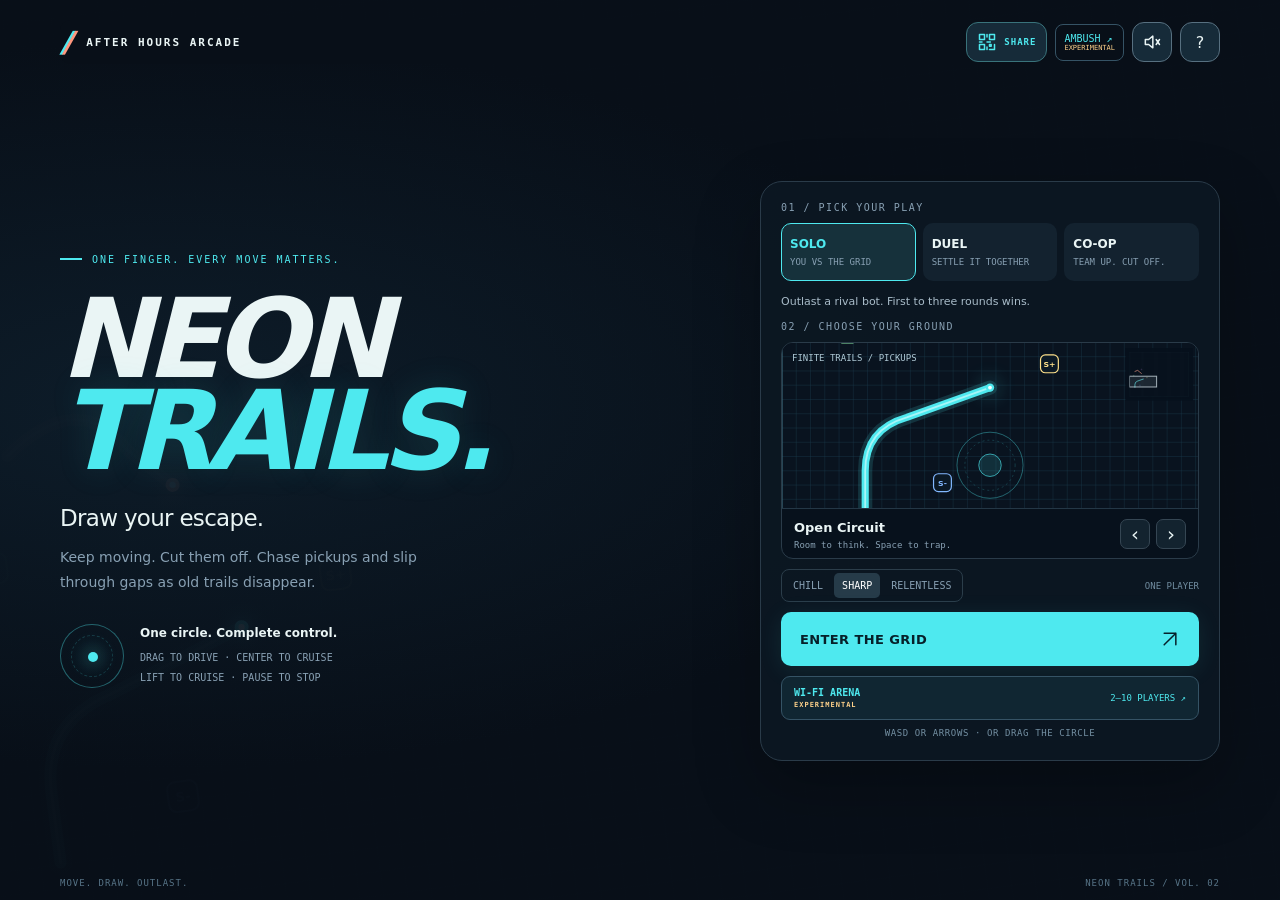
<file: index.html>
<!doctype html>
<html lang="en">
<head>
<meta charset="utf-8">
<meta name="viewport" content="width=device-width, initial-scale=1, viewport-fit=cover">
<meta name="theme-color" content="#080f18">
<meta name="apple-mobile-web-app-capable" content="yes">
<meta name="apple-mobile-web-app-status-bar-style" content="black">
<meta name="description" content="Draw your escape. One-finger neon trail battles for solo, face-to-face duels, and local co-op.">
<title>Neon Trails</title>
<meta name="apple-mobile-web-app-title" content="Neon Trails">
<link rel="manifest" href="manifest.webmanifest">
<link rel="icon" href="assets/neon-icon.svg" type="image/svg+xml">
<link rel="apple-touch-icon" href="assets/apple-touch-icon.png">
<script src="share.js" defer></script>
<style>
:root{color-scheme:dark;--bg:#080f18;--panel:#0c1723;--line:#243746;--ink:#eaf5f5;--muted:#88a0b3;--cyan:#4ee9ef;--coral:#ff977e;--mono:ui-monospace,SFMono-Regular,Consolas,monospace;--sans:Inter,ui-sans-serif,system-ui,-apple-system,BlinkMacSystemFont,"Segoe UI",sans-serif}
*{box-sizing:border-box}html,body{margin:0;width:100%;height:100%;overflow:hidden;overscroll-behavior:none;background:var(--bg);color:var(--ink);font-family:var(--sans)}button,input{font:inherit}button{cursor:pointer;border:0;color:inherit;-webkit-tap-highlight-color:transparent}button:focus-visible,input:focus-visible{outline:2px solid white;outline-offset:5px}button:disabled{cursor:default;opacity:.5}[hidden]{display:none!important}button svg{width:20px;height:20px;fill:none;stroke:currentColor;stroke-width:1.8;stroke-linecap:round;stroke-linejoin:round}#scene{position:fixed;inset:0;width:100%;height:100%;touch-action:none}#game,#game *,#scene{-webkit-user-select:none;user-select:none;-webkit-touch-callout:none}#game{position:fixed;inset:0;touch-action:none;pointer-events:none}button{touch-action:manipulation}.menu{position:fixed;inset:0;overflow:auto;padding:30px max(28px,calc((100vw - 1160px)/2));background:radial-gradient(ellipse at 13% 45%,#15314466,transparent 52%),linear-gradient(120deg,#080f18f5,#080f18d9)}.topbar,.brand,.top-actions,.row{display:flex;align-items:center;justify-content:space-between}.brand{justify-content:flex-start;gap:12px;font:600 11px var(--mono);letter-spacing:2px}.mark{display:inline-flex;color:var(--cyan);font:900 29px var(--sans);font-style:italic;letter-spacing:-8px;margin-right:9px}.mark i{color:var(--coral);font-style:inherit}.icon-button{width:40px;height:40px;display:grid;place-items:center;background:#10202b;border:1px solid #30424e;border-radius:12px}.top-actions{gap:8px}.menu-grid{display:grid;grid-template-columns:1fr 460px;gap:70px;align-items:center;min-height:calc(100dvh - 135px);padding:34px 0}.eyebrow{font:10px var(--mono);letter-spacing:2px;color:var(--cyan);display:flex;align-items:center;gap:10px}.eyebrow:before{content:"";width:22px;height:2px;background:currentColor}.intro h1{font-size:clamp(70px,8.6vw,116px);line-height:.84;letter-spacing:-7px;font-weight:900;font-style:italic;margin:28px 0}.intro h1 span{display:block;color:var(--cyan);text-shadow:0 0 36px #3ecfd322}.intro .lead{font-size:23px;letter-spacing:-.7px;margin:28px 0 12px}.intro .description{color:var(--muted);max-width:360px;font-size:14px;line-height:1.75}.control-lesson{margin-top:30px;display:flex;align-items:center;gap:16px}.mini-pad{width:64px;height:64px;position:relative;border:1px solid #4ee9ef60;border-radius:50%;background:radial-gradient(circle,#4ee9ef0a 20%,transparent 60%)}.mini-pad:before{content:"";position:absolute;inset:10px;border:1px dashed #4ee9ef30;border-radius:50%}.mini-pad:after{content:"";position:absolute;left:27px;top:27px;width:10px;height:10px;background:var(--cyan);box-shadow:0 0 15px #4ee9ef66;border-radius:50%}.control-lesson strong{display:block;font-size:12px;font-weight:600;margin-bottom:6px}.control-lesson span{font:10px var(--mono);color:var(--muted);line-height:1.6}.setup{border:1px solid #2a3b49;background:#0c1823d9;border-radius:22px;padding:25px;box-shadow:0 25px 65px #0004}.section-label{font:10px var(--mono);letter-spacing:1.5px;color:var(--muted);margin:0 0 12px}.modes{display:grid;grid-template-columns:repeat(3,1fr);gap:7px}.mode{padding:13px 8px;border-radius:10px;background:#13222f;border:1px solid transparent;text-align:left}.mode b{display:block;font-size:12px}.mode small{display:block;font:9px var(--mono);color:var(--muted);margin-top:6px}.mode[aria-pressed=true]{border-color:var(--cyan);background:#16313b}.mode[aria-pressed=true] b{color:var(--cyan)}.mode-description{height:31px;display:flex;align-items:center;color:#a9bcc9;font-size:11px;margin:10px 0 13px}.arena-card{border:1px solid #2a3b49;border-radius:12px;overflow:hidden;background:#07111c}.arena-preview{display:block;width:100%;height:158px}.arena-caption{border-top:1px solid #243746;padding:12px 14px;display:flex;align-items:center;justify-content:space-between}.arena-caption b{font-size:13px}.arena-caption small{display:block;font:9px var(--mono);color:var(--muted);margin-top:4px}.arena-nav{display:flex;gap:6px}.arena-nav button{width:30px;height:30px;border-radius:7px;border:1px solid #354653;background:#13232f;font-size:20px}.options{display:flex;align-items:center;justify-content:space-between;gap:12px;margin:18px 0}.options label{font:10px var(--mono);color:#b5c4cd;display:flex;align-items:center;gap:7px}.options input{accent-color:var(--cyan);width:16px;height:16px}.difficulty{display:flex;gap:3px;border:1px solid #2b3d4a;border-radius:8px;padding:3px}.difficulty button{padding:7px 8px;background:transparent;color:var(--muted);border-radius:5px;font:10px var(--mono)}.difficulty button[aria-pressed=true]{background:#263b49;color:white}.launch{width:100%;display:flex;align-items:center;justify-content:space-between;background:var(--cyan);color:#06202a;padding:17px 19px;border-radius:10px;font-size:13px;font-weight:800;letter-spacing:.4px;box-shadow:0 4px 25px #4ee9ef18}.launch:hover{background:#8af7f7}.launch span:last-child{font-size:21px;line-height:1}.setup-foot{margin:13px 0 0;text-align:center;color:#7490a3;font:9px var(--mono);letter-spacing:.6px}.menu-footer{display:flex;justify-content:space-between;color:#577487;font:9px var(--mono);letter-spacing:1px;padding-bottom:8px}.player-panel{position:absolute;pointer-events:none;transform-origin:center center;color:var(--player)}.player-top{position:absolute;left:20px;right:20px;top:12px;display:flex;align-items:center;justify-content:space-between;height:27px}.player-tag{font:700 11px var(--mono);border:1px solid currentColor;border-radius:7px;padding:6px 8px;box-shadow:0 0 16px color-mix(in srgb,var(--player) 8%,transparent)}.round-label{font:9px var(--mono);letter-spacing:1px;color:#839aaa}.score{font:700 14px var(--mono);letter-spacing:5px;color:#dce9ec}.player-status{position:absolute;text-align:center;font:9px var(--mono);letter-spacing:1px;color:#839bab;width:100%;left:0}.pad{position:absolute;border-radius:50%;border:1.5px solid color-mix(in srgb,var(--player) 50%,transparent);background:radial-gradient(circle,color-mix(in srgb,var(--player) 9%,#08121d) 0%,#09141fdf 67%);touch-action:none;pointer-events:auto;box-shadow:0 0 20px #0005}.pad:before{content:"";position:absolute;inset:12%;border:1px dashed color-mix(in srgb,var(--player) 26%,transparent);border-radius:50%}.pad:after{content:"";position:absolute;inset:39%;border:1px solid #ffffff15;border-radius:50%;background:#ffffff05}.pad.held{border-color:var(--player);box-shadow:0 0 25px color-mix(in srgb,var(--player) 12%,transparent)}.knob{position:absolute;left:50%;top:50%;width:34%;height:34%;margin-left:-17%;margin-top:-17%;border-radius:50%;border:1px solid color-mix(in srgb,var(--player) 75%,white);background:color-mix(in srgb,var(--player) 16%,#101c27);box-shadow:inset 0 0 15px #ffffff06;pointer-events:none;z-index:2}.knob:after{content:"";position:absolute;inset:43%;border-radius:50%;background:var(--player);box-shadow:0 0 10px var(--player)}.pad-label{position:absolute;width:100%;left:0;text-align:center;font:8px var(--mono);letter-spacing:1.5px;color:#637f91}.game-toolbar{position:absolute;display:flex;gap:5px;transform:translate(-50%,-50%);z-index:8;pointer-events:auto;padding:4px;background:#080f18;border:1px solid #243440;border-radius:12px}.game-toolbar .icon-button{width:31px;height:31px;background:#0c1722;border:0;border-radius:8px}.game-toolbar svg{width:16px;height:16px}.round-message{position:absolute;left:8%;width:84%;text-align:center;transform:translateY(-50%);background:#08121df0;border:1px solid #29414f;border-radius:15px;padding:18px 10px;box-shadow:0 12px 40px #0009}.round-message small{font:9px var(--mono);color:#8fa9b8;letter-spacing:2px}.round-message h2{font-size:clamp(22px,4vw,40px);letter-spacing:-1px;font-style:italic;line-height:1.1;margin:11px 0 8px;text-transform:uppercase}.round-message p{color:#b4c5ce;font-size:11px;line-height:1.5;margin:0}.ready{position:absolute;left:50%;transform:translate(-50%,-50%);width:180px;max-width:80%;padding:14px 10px;border-radius:10px;background:var(--player);color:#081720;font:700 11px var(--mono);pointer-events:auto}.overlay{position:fixed;inset:0;background:#040a12cf;backdrop-filter:blur(12px);display:flex;align-items:center;justify-content:center;padding:20px;z-index:20}.dialog{max-width:450px;width:100%;max-height:94dvh;overflow:auto;border:1px solid #304451;border-radius:20px;background:#0e1b28;padding:30px;box-shadow:0 25px 100px #0008}.dialog .eyebrow{font-size:9px}.dialog h2{font-size:35px;letter-spacing:-1px;margin:17px 0;font-style:italic}.dialog p{font-size:13px;color:#a2b8c6;line-height:1.7}.dialog .launch{margin-top:18px}.secondary{width:100%;padding:13px;background:transparent;border:1px solid #344754;border-radius:9px;margin-top:10px;color:#c5d5dd;font-size:12px}.help-controls{display:grid;grid-template-columns:1fr 1fr;gap:16px;margin:21px 0}.help-controls b{font:10px var(--mono);color:var(--cyan)}.help-controls p{font:11px/1.8 var(--mono);margin-top:7px}.help-rules{padding:15px 0;border-top:1px solid #2b3b48;border-bottom:1px solid #2b3b48}.toast{position:fixed;bottom:24px;left:50%;transform:translateX(-50%);z-index:30;padding:12px 18px;border:1px solid #314654;border-radius:10px;background:#0d1b27;color:#c9dce4;font-size:12px;pointer-events:none}
@media(max-width:850px){.menu{padding:20px 24px}.menu-grid{gap:30px;grid-template-columns:1fr 390px}.intro h1{font-size:76px}.intro .lead{font-size:20px}.setup{padding:20px}.brand{font-size:9px}}
@media(max-width:680px){.menu{padding:18px 18px calc(14px + env(safe-area-inset-bottom))}.menu-grid{display:block;padding:26px 0 20px;min-height:0}.intro h1{font-size:62px;line-height:.9;letter-spacing:-4px;margin:18px 0 10px}.intro h1 span{display:inline;margin-left:6px}.intro .lead{font-size:19px;margin:14px 0 7px}.intro .description{font-size:12px;line-height:1.6;margin:0;max-width:none}.intro .eyebrow{font-size:8px;letter-spacing:1.5px}.control-lesson{display:none}.setup{padding:18px;margin-top:23px;border-radius:16px}.arena-preview{height:120px}.mode{padding:11px 8px}.mode small{font-size:8px}.mode-description{margin:7px 0 10px;height:auto;min-height:25px}.section-label{font-size:9px}.options{margin:14px 0}.menu-footer{font-size:8px}.topbar .icon-button{width:34px;height:34px}.brand{letter-spacing:1.2px}.intro h1{white-space:nowrap}.dialog{padding:25px}.player-top{left:14px;right:14px}.round-label{font-size:8px}.score{font-size:12px;letter-spacing:3px}}
@media(max-width:370px){.intro h1{font-size:53px}.menu{padding-left:14px;padding-right:14px}.setup{padding:14px}.difficulty button{padding:6px}.options label{font-size:9px}.brand{font-size:8px}}
@media(prefers-reduced-motion:reduce){*{scroll-behavior:auto!important}}
@media(max-width:680px){.intro h1{font-size:clamp(43px,14vw,62px)}}
#safe-frame{position:fixed;top:env(safe-area-inset-top,0px);right:env(safe-area-inset-right,0px);bottom:env(safe-area-inset-bottom,0px);left:env(safe-area-inset-left,0px);pointer-events:none;visibility:hidden}
@media(max-width:680px){.menu{padding-top:max(18px,env(safe-area-inset-top,0px))}}
.player-panel{background:linear-gradient(#080f18b3,transparent 78px,transparent calc(100% - 44px),#080f18a8)}.player-top{filter:drop-shadow(0 1px 4px #000)}.pad{background:radial-gradient(circle,#0b202608,#08121d18);border-color:color-mix(in srgb,var(--player) 36%,transparent);box-shadow:none}.pad:before{border-color:color-mix(in srgb,var(--player) 18%,transparent)}.pad:after{background:transparent;border-color:#ffffff18}.pad.held{background:#08121d0a;box-shadow:0 0 24px color-mix(in srgb,var(--player) 7%,transparent)}.knob{background:color-mix(in srgb,var(--player) 12%,transparent);box-shadow:0 0 12px #08121d33}.pad-label{color:#a6c1cd90;text-shadow:0 1px 5px #000}.player-status{text-shadow:0 1px 5px #000}.mini-map{position:absolute;pointer-events:none}.round-message{z-index:3}.ready{z-index:4}

/* Fit the menu to the visible screen, including mobile browser bars and notches. */
.menu{height:100dvh;max-height:100%;overflow:hidden;display:flex;flex-direction:column;gap:12px;padding: max(12px,env(safe-area-inset-top)) max(18px,env(safe-area-inset-right)) max(12px,env(safe-area-inset-bottom)) max(18px,env(safe-area-inset-left))}
.topbar,.menu-footer{flex-shrink:0}.menu-grid{flex:1;min-height:0;width:100%;max-width:1160px;margin:0 auto;padding:0;gap:40px}.topbar,.menu-footer{width:100%;max-width:1160px;margin:0 auto}.menu-footer{padding:0}
.setup{display:grid;grid-template-rows:auto auto auto auto minmax(0,1fr) auto auto auto;gap:10px;height:min(580px,100%);min-height:0;max-height:100%;margin:0;padding:20px}.setup .section-label,.setup .mode-description,.setup .options,.setup .setup-foot{margin:0}.mode-description{height:auto;min-height:20px}.arena-card{min-height:0;display:flex;flex-direction:column}.arena-preview{flex:1 1 0%;height:0;min-height:0}.arena-caption{flex-shrink:0;padding:8px 12px}.options{min-width:0}.mode{min-height:44px}.launch{min-height:44px}.setup-foot{line-height:1.3}
@media(max-width:680px){
 .menu{gap:8px;padding-left:max(12px,env(safe-area-inset-left));padding-right:max(12px,env(safe-area-inset-right))}.menu-grid{display:flex;flex-direction:column;align-items:stretch;gap:10px}.intro{flex-shrink:0}.intro .eyebrow,.intro .description,.control-lesson,.menu-footer{display:none}.intro h1{font-size:clamp(26px,min(6dvh,12vw),48px);letter-spacing:-2px;line-height:1;margin:2px 0}.intro h1 span{display:inline;margin-left:6px}.intro .lead{font-size:14px;margin:3px 0 0}.setup{flex:1;height:auto;padding:12px;gap:8px;border-radius:14px}.mode{padding:8px}.mode small{margin-top:4px}.section-label{font-size:9px}.mode-description{font-size:10px;min-height:16px}.options{gap:8px}.difficulty button{font-size:9px;padding:7px 6px}.options label{font-size:9px}.launch{padding:12px 16px}.arena-caption b{font-size:12px}.arena-caption small{font-size:8px}.setup-foot{font-size:8px}
}
@media(max-height:650px){
 .menu{gap:8px}.menu-footer,.intro .description,.control-lesson{display:none}.setup{padding:10px;gap:6px}.setup .section-label,.setup .mode-description,.setup .setup-foot{display:none}.setup{grid-template-rows:auto minmax(0,1fr) auto auto}.intro .eyebrow{display:none}.intro h1{font-size:clamp(26px,min(8dvh,12vw),52px);margin:4px 0;letter-spacing:-2px}.intro .lead{font-size:14px;margin:4px 0}.mode{padding:8px}.mode small{margin-top:3px}.launch{padding:12px 16px}.topbar .icon-button{width:34px;height:34px}.options{gap:8px}
}
@media(max-height:500px) and (min-aspect-ratio:6/5){
 .menu-grid{display:grid;grid-template-columns:minmax(100px,.7fr) minmax(260px,1.3fr);gap:14px;align-items:center}.setup{height:100%;flex:none}.intro h1{font-size:clamp(28px,10dvh,48px);white-space:normal}.intro h1 span{display:block;margin:0}.intro .lead{font-size:12px}.brand{font-size:8px;letter-spacing:1px}.menu{padding-top:max(8px,env(safe-area-inset-top));padding-bottom:max(8px,env(safe-area-inset-bottom))}
}
/* Keep menu controls below iOS browser/status-bar effects. Add breathing room
   after the safe-area inset rather than using the inset as the entire padding. */
.menu{padding-top:calc(env(safe-area-inset-top,0px) + 20px)}
.topbar{position:relative;z-index:1;background:#080f18;border-radius:10px;min-height:44px}
.topbar .brand{color:#eaf5f5}.topbar .icon-button{background:#162b39;border-color:#577080;color:#eaf5f5}
@media(max-height:500px) and (min-aspect-ratio:6/5){.menu{padding-top:calc(env(safe-area-inset-top,0px) + 12px)}}
.setup-footer{display:grid;gap:8px;min-height:0}.wifi-entry{display:flex;align-items:center;justify-content:space-between;gap:8px;min-height:44px;padding:10px 12px;border:1px solid #355365;border-radius:9px;background:#102632;color:var(--cyan);text-decoration:none;font:10px var(--mono)}.wifi-entry b{font-weight:700}.wifi-entry small{display:block;font-size:7px;color:#ffd28b;letter-spacing:1px;margin-top:3px}.wifi-entry span{font-size:9px;white-space:nowrap}.wifi-entry:hover{background:#193743}
</style>
<link rel="stylesheet" href="share.css">
</head>
<body>
<canvas id="scene" aria-label="Neon Trails game arena"></canvas>
<div id="safe-frame" aria-hidden="true"></div>
<main class="menu" id="menu">
  <header class="topbar"><div class="brand"><span class="mark">/<i>/</i></span><span class="brand-name">AFTER HOURS ARCADE</span></div><div class="top-actions"><button class="icon-button share-open" id="share-open" aria-label="Share Neon Trails" aria-haspopup="dialog" aria-controls="share-dialog" title="Share Neon Trails"><svg aria-hidden="true" viewBox="0 0 24 24"><path d="M3 3h6v6H3zM15 3h6v6h-6zM3 15h6v6H3zM15 15h2v2h-2zM21 15v6h-6M12 3v3M3 12h3M12 12h4M12 18v3"/></svg><span>SHARE</span></button><a href="ambush.html" style="color:var(--cyan);font:10px var(--mono);text-decoration:none;padding:8px;border:1px solid #355365;border-radius:8px">AMBUSH ↗<small style="display:block;font-size:7px;color:#ffd28b">EXPERIMENTAL</small></a><button class="icon-button" id="sound-menu" aria-label="Turn sound on"></button><button class="icon-button" id="help-open" aria-label="How to play">?</button></div></header>
  <div class="menu-grid">
    <section class="intro"><div class="eyebrow">ONE FINGER. EVERY MOVE MATTERS.</div><h1>NEON<span>TRAILS.</span></h1><p class="lead">Draw your escape.</p><p class="description">Keep moving. Cut them off. Chase pickups and slip through gaps as old trails disappear.</p><div class="control-lesson"><div class="mini-pad" aria-hidden="true"></div><div><strong>One circle. Complete control.</strong><span>DRAG TO DRIVE · CENTER TO CRUISE<br>LIFT TO CRUISE · PAUSE TO STOP</span></div></div></section>
    <section class="setup" aria-label="Set up a match"><p class="section-label">01 / PICK YOUR PLAY</p><div class="modes" role="group" aria-label="Game mode"><button class="mode" data-mode="solo" aria-pressed="true"><b>SOLO</b><small>YOU VS THE GRID</small></button><button class="mode" data-mode="duel" aria-pressed="false"><b>DUEL</b><small>SETTLE IT TOGETHER</small></button><button class="mode" data-mode="coop" aria-pressed="false"><b>CO-OP</b><small>TEAM UP. CUT OFF.</small></button></div><p class="mode-description" id="mode-description">Outlast a rival bot. First to three rounds wins.</p><p class="section-label">02 / CHOOSE YOUR GROUND</p><div class="arena-card"><canvas class="arena-preview" id="arena-preview" aria-label="Selected arena preview"></canvas><div class="arena-caption"><div><b id="arena-name">Open Circuit</b><small id="arena-detail">Room to think. Space to trap.</small></div><div class="arena-nav"><button id="map-prev" aria-label="Previous arena">‹</button><button id="map-next" aria-label="Next arena">›</button></div></div></div><div class="options"><div class="difficulty" role="group" aria-label="Bot difficulty"><button data-difficulty="easy" aria-pressed="false">CHILL</button><button data-difficulty="normal" aria-pressed="true">SHARP</button><button data-difficulty="hard" aria-pressed="false">RELENTLESS</button></div><label id="tabletop-option" hidden><input type="checkbox" id="tabletop" checked> FACE TO FACE</label><span id="solo-hint" style="font:9px var(--mono);color:#718da0">ONE PLAYER</span></div><button class="launch" id="start"><span id="start-label">ENTER THE GRID</span><svg aria-hidden="true" viewBox="0 0 24 24"><path d="M5 19 19 5M5 5h14v14"/></svg></button><div class="setup-footer"><a class="wifi-entry" href="wifi.html"><b>WI-FI ARENA <small>EXPERIMENTAL</small></b><span>2–10 PLAYERS ↗</span></a><p class="setup-foot" id="setup-foot">WASD OR ARROWS · OR DRAG THE CIRCLE</p></div></section>
  </div><footer class="menu-footer"><span>MOVE. DRAW. OUTLAST.</span><span>NEON TRAILS / VOL. 02</span></footer>
</main>
<div id="game" hidden><div id="panels"></div><div class="game-toolbar" id="game-toolbar" data-ui><button class="icon-button" id="pause-button" aria-label="Pause game"></button><button class="icon-button" id="sound-game" aria-label="Turn sound on"></button><button class="icon-button" id="fullscreen" aria-label="Toggle fullscreen"></button></div></div>
<div class="overlay" id="pause" hidden><section class="dialog" role="dialog" aria-modal="true" aria-labelledby="pause-title"><div class="eyebrow">THE GRID CAN WAIT.</div><h2 id="pause-title">Take a breath.</h2><p>Your round is paused. Place a fresh finger on the circle when you return.</p><button class="launch" id="resume">BACK TO THE GRID <svg aria-hidden="true" viewBox="0 0 24 24"><path d="M5 19 19 5M5 5h14v14"/></svg></button><button class="secondary" id="restart">Restart match</button><button class="secondary" id="home">Return to menu</button></section></div>
<div class="overlay" id="help" hidden><section class="dialog" role="dialog" aria-modal="true" aria-labelledby="help-title"><div class="eyebrow">A LITTLE ROOM TO MANEUVER.</div><h2 id="help-title">Make your own way.</h2><p>Guide your glowing particle through the grid. Every line you leave is solid. Hit a trail, an obstacle, another rider, or the closing boundary and you're out.</p><div class="help-controls"><div><b>ONE FINGER</b><p>Touch the circle.<br>Drag toward your direction.<br>Farther out = faster.<br>Center or release = keep cruising.<br>Use pause to stop the game.</p></div><div><b>KEYBOARD</b><p>P1 · WASD<br>P2 · Arrow keys<br>Solo · either set<br>P or Escape · pause</p></div></div><p class="help-rules">Turns follow a small, smooth arc. Particles never stop during a round. Your trail has a limited length: its tail disappears as you move, reopening routes. The boundary only starts closing after 40 seconds. Keep an escape route toward the center.</p><p><b>Pickups affect whoever collects them.</b> L+ adds 180 to your trail; L- removes 180 (limits: 180–1100). S+ boosts speed by 35%; S- reduces it by 30% for 10 seconds. Speed effects replace each other; another pickup refreshes the timer. Pickups return after 5 seconds. Your trail and speed reset each round.</p><p>First team to three round wins. Simultaneous crashes are a draw. In co-op, at least one teammate must survive both bots. All trails are solid, including your teammate's.</p><p>Each view fills its half of the screen. Steer with the circle at the bottom of your view. Its thumb marker follows your finger while your particle stays visible above the controls as the larger arena scrolls around it. Drag to the edge of the circle for maximum speed. The corner radar shows the full map, every trail and your camera window. Face-to-face rotates each view and radar toward its player, keeping the steering circles near opposite ends of the phone. Turn it off for side-by-side keyboard play. Arenas rotate between rounds.</p><button class="launch" id="help-close">GOT IT. LET'S GO. <svg aria-hidden="true" viewBox="0 0 24 24"><path d="M5 19 19 5M5 5h14v14"/></svg></button></section></div>
<div class="toast" id="toast" hidden></div>
<dialog class="share-modal" id="share-dialog" aria-labelledby="share-title" aria-describedby="share-description">
  <div class="share-heading"><span class="eyebrow">PASS THE TRAIL.</span><button class="icon-button" id="share-close" aria-label="Close share panel" autofocus><svg aria-hidden="true" viewBox="0 0 24 24"><path d="m6 6 12 12M18 6 6 18"/></svg></button></div>
  <h2 id="share-title">Good games.<br><span>Better together.</span></h2>
  <p id="share-description">Scan the code. Enter the grid.</p>
  <img class="share-qr" src="assets/neon-qr.svg" width="360" height="360" alt="QR code to open Neon Trails, framed by cyan and coral neon trails">
  <label class="share-url-label" for="share-url">NEON TRAILS / GAME LINK</label>
  <input id="share-url" class="share-url" type="url" readonly spellcheck="false" value="https://jenschristianschroder.github.io/Neon-Trails/" aria-label="Game URL">
  <div class="share-actions"><button class="launch" id="share-native" hidden><span>Share game</span><svg aria-hidden="true" viewBox="0 0 24 24"><path d="M12 15V3m-4 4 4-4 4 4M6 11H4v10h16V11h-2"/></svg></button><button class="secondary" id="share-copy">Copy link</button></div>
  <p class="share-status" id="share-status" role="status" aria-live="polite"></p>
  <section class="share-install" aria-labelledby="share-install-title">
    <div class="share-install-heading"><svg aria-hidden="true" viewBox="0 0 24 24"><rect x="6" y="2" width="12" height="20" rx="3"/><path d="M10 18h4M12 6v8m-3-3 3 3 3-3"/></svg><div><h3 id="share-install-title">Add to Home Screen</h3><p>For the best experience. One tap to play.</p></div></div>
    <p class="share-installed" id="share-installed" hidden>You're already playing from your Home Screen.</p>
    <button class="secondary" id="share-install-button" hidden>Add to Home Screen</button>
    <details id="share-install-help"><summary>How to add the game <span aria-hidden="true">+</span></summary><div class="share-install-steps"><p><strong>iPhone / iPad · Safari</strong>Open Safari's Share menu (you may need to tap <b>…</b> first), then <b>Add to Home Screen</b> → <b>Add</b>. Leave <b>Open as Web App</b> on if shown.</p><p><strong>Android · Chrome</strong>Open the <b>⋮</b> menu → <b>Install and create shortcut</b> → <b>Install</b> or <b>Create shortcut</b>. Some versions call this <b>Add to Home screen</b>.</p></div></details>
  </section>
</dialog>
<script>
(() => {
  'use strict';
  const $ = id => document.getElementById(id);
  const canvas = $('scene'), ctx = canvas.getContext('2d', {alpha:false});
  const W = 1536, H = 1152, R = 7, TRAIL = 12, CELL = 32, STEP = 1/120, SPEED = 180;
  const BASE_LENGTH=520, MIN_LENGTH=180, MAX_LENGTH=1100, CLOSE_AT=40;
  const PICKUPS={long:{label:'LONGER TRAIL',icon:'L+',color:'#8ff0aa'},short:{label:'SHORTER TRAIL',icon:'L-',color:'#e1a0ff'},fast:{label:'SPEED UP',icon:'S+',color:'#ffe18b'},slow:{label:'SLOW DOWN',icon:'S-',color:'#82b8ff'}};
  const COLORS = ['#4ee9ef','#ff977e','#ba9aff','#f1cf7d'];
  const clamp = (v,a,b) => Math.max(a,Math.min(b,v));
  const angleDelta = (a,b) => Math.atan2(Math.sin(b-a),Math.cos(b-a));
  const reducedMotion = matchMedia('(prefers-reduced-motion: reduce)').matches;
  const nativeTouch = 'ontouchstart' in window;
  const maps = [
    {name:'Open Circuit',detail:'Room to think. Space to trap.',obstacles:[]},
    {name:'The Divide',detail:'Two pillars. A tempting shortcut.',obstacles:[{x:244,y:158,w:62,h:164},{x:414,y:158,w:62,h:164}]},
    {name:'Cross Current',detail:'Four corners. Keep the center open.',obstacles:[{x:186,y:116,w:88,h:46},{x:446,y:116,w:88,h:46},{x:186,y:318,w:88,h:46},{x:446,y:318,w:88,h:46}]}
  ].map(map=>({...map,obstacles:map.obstacles.map(r=>({x:r.x*W/720,y:r.y*H/480,w:r.w*W/720,h:r.h*H/480}))}));
  const icons = {
    pause:'<svg viewBox="0 0 24 24"><path d="M8 5v14M16 5v14"/></svg>',
    home:'<svg viewBox="0 0 24 24"><path d="M3 11l9-8 9 8M6 10v11h12V10M10 21v-7h4v7"/></svg>',
    sound:'<svg viewBox="0 0 24 24"><path d="M4 9h4l5-4v14l-5-4H4zM17 8q5 4 0 8"/></svg>',
    muted:'<svg viewBox="0 0 24 24"><path d="M4 9h4l5-4v14l-5-4H4zM17 9l4 6m0-6-4 6"/></svg>',
    full:'<svg viewBox="0 0 24 24"><path d="M8 4H4v4m12-4h4v4M4 16v4h4m12-4v4h-4"/></svg>'
  };
  let selectedMode='solo', selectedMap=0, difficulty='normal', screen='menu', game=null;
  let views=[], ui=[], width=innerWidth, height=innerHeight, lastTime=0, accumulator=0, hudClock=0;
  let soundOn=false, audioContext, toastTime=0, helpReturn=null;
  try {soundOn=localStorage.getItem('neon-trails-sound')==='true';} catch (_) {}
  const keys=new Set();
  const inputs=[0,1].map(()=>({x:0,y:0,aimX:0,aimY:0,touch:null,pointer:null}));
  let trailCanvas=document.createElement('canvas'), trailCtx=trailCanvas.getContext('2d');
  trailCanvas.width=W;trailCanvas.height=H;
  function rounded(c,x,y,w,h,r=8){c.beginPath();c.roundRect(x,y,w,h,r);}
  function audio(kind){
    if(!soundOn)return;
    try {
      audioContext ||= new (window.AudioContext||window.webkitAudioContext)();
      if(audioContext.state==='suspended')audioContext.resume().catch(()=>{});
      const values={start:[340,640,.14],crash:[135,38,.3],win:[440,880,.25],tap:[290,350,.055]};
      const [from,to,duration]=values[kind];
      const o=audioContext.createOscillator(), g=audioContext.createGain();
      o.type=kind==='crash'?'triangle':'sine';o.frequency.setValueAtTime(from,audioContext.currentTime);o.frequency.exponentialRampToValueAtTime(to,audioContext.currentTime+duration);
      g.gain.setValueAtTime(.045,audioContext.currentTime);g.gain.exponentialRampToValueAtTime(.001,audioContext.currentTime+duration);o.connect(g);g.connect(audioContext.destination);o.start();o.stop(audioContext.currentTime+duration);
    } catch (_) {}
  }
  function updateSound(){for(const id of ['sound-menu','sound-game']){$(id).innerHTML=icons[soundOn?'sound':'muted'];$(id).setAttribute('aria-label',soundOn?'Turn sound off':'Turn sound on');}}
  function toggleSound(){soundOn=!soundOn;try{localStorage.setItem('neon-trails-sound',String(soundOn));}catch(_){}updateSound();if(soundOn)audio('tap');}
  function distanceToSegment(px,py,ax,ay,bx,by){const dx=bx-ax,dy=by-ay;const t=clamp(((px-ax)*dx+(py-ay)*dy)/(dx*dx+dy*dy||1),0,1);return Math.hypot(px-ax-dx*t,py-ay-dy*t);}
  function orient(ax,ay,bx,by,cx,cy){return (bx-ax)*(cy-ay)-(by-ay)*(cx-ax);}
  function segmentDistance(ax,ay,bx,by,cx,cy,dx,dy){
    const o1=orient(ax,ay,bx,by,cx,cy),o2=orient(ax,ay,bx,by,dx,dy),o3=orient(cx,cy,dx,dy,ax,ay),o4=orient(cx,cy,dx,dy,bx,by);
    if(o1*o2<0&&o3*o4<0)return 0;
    return Math.min(distanceToSegment(ax,ay,cx,cy,dx,dy),distanceToSegment(bx,by,cx,cy,dx,dy),distanceToSegment(cx,cy,ax,ay,bx,by),distanceToSegment(dx,dy,ax,ay,bx,by));
  }
  function segmentRect(ax,ay,bx,by,rect,padding=0){
    let lo=0,hi=1;const starts=[ax,ay],deltas=[bx-ax,by-ay],mins=[rect.x-padding,rect.y-padding],maxs=[rect.x+rect.w+padding,rect.y+rect.h+padding];
    for(let i=0;i<2;i++){if(Math.abs(deltas[i])<1e-9){if(starts[i]<mins[i]||starts[i]>maxs[i])return false;}else{let a=(mins[i]-starts[i])/deltas[i],b=(maxs[i]-starts[i])/deltas[i];lo=Math.max(lo,Math.min(a,b));hi=Math.min(hi,Math.max(a,b));if(lo>hi)return false;}}return true;
  }
  function buckets(ax,ay,bx,by,pad=0){const result=[];for(let y=Math.floor((Math.min(ay,by)-pad)/CELL);y<=Math.floor((Math.max(ay,by)+pad)/CELL);y++)for(let x=Math.floor((Math.min(ax,bx)-pad)/CELL);x<=Math.floor((Math.max(ax,bx)+pad)/CELL);x++)result.push(x+','+y);return result;}
  function addTrail(rider,x,y){
    const ax=rider.trailX,ay=rider.trailY;
    const segment={ax,ay,bx:x,by:y,owner:rider.id,distance:rider.distance,start:rider.distance-Math.hypot(x-ax,y-ay)};
    segment.keys=buckets(ax,ay,x,y);
    for(const key of segment.keys){if(!game.hash.has(key))game.hash.set(key,[]);game.hash.get(key).push(segment);}
    rider.segments.push(segment);rider.trailX=x;rider.trailY=y;game.segmentCount++;game.trailsDirty=true;
  }
  function trimTrail(rider){
    const cutoff=rider.distance-rider.trailLength;
    while(rider.segments.length&&rider.segments[0].distance<=cutoff){
      const old=rider.segments.shift();
      for(const key of old.keys){const bucket=game.hash.get(key);if(!bucket)continue;const at=bucket.indexOf(old);if(at>=0)bucket.splice(at,1);if(!bucket.length)game.hash.delete(key);}
      game.segmentCount--;game.trailsDirty=true;
    }
    const first=rider.segments[0];
    if(first&&first.start<cutoff){const f=(cutoff-first.start)/(first.distance-first.start);first.ax+=(first.bx-first.ax)*f;first.ay+=(first.by-first.ay)*f;first.start=cutoff;game.trailsDirty=true;}
  }
  function refreshTrails(){
    if(!game.trailsDirty)return;
    trailCtx.clearRect(0,0,W,H);trailCtx.lineCap='round';trailCtx.lineJoin='round';
    for(const r of game.riders){if(!r.segments.length)continue;
      trailCtx.beginPath();trailCtx.moveTo(r.segments[0].ax,r.segments[0].ay);for(const seg of r.segments)trailCtx.lineTo(seg.bx,seg.by);
      trailCtx.strokeStyle=COLORS[r.id]+'20';trailCtx.lineWidth=TRAIL+12;trailCtx.stroke();
      trailCtx.strokeStyle=COLORS[r.id];trailCtx.lineWidth=TRAIL;trailCtx.stroke();
      trailCtx.strokeStyle='#efffff90';trailCtx.lineWidth=3;trailCtx.stroke();
    }game.trailsDirty=false;
  }
  function pickupSafe(x,y){
    return !wallHit(null,x,y,x,y,game.inset+32)&&!game.map.obstacles.some(r=>segmentRect(x,y,x,y,r,28))&&!trailHit({id:-1,distance:0},x,y,x,y,24)&&game.riders.every(r=>!r.alive||Math.hypot(x-r.x,y-r.y)>60)&&game.pickups.every(p=>Math.hypot(x-p.x,y-p.y)>70);
  }
  function spawnPickup(type,preferred){
    for(let i=0;i<80;i++){const n=game.inset+50,x=i===0&&preferred?preferred.x:n+Math.random()*(W-2*n),y=i===0&&preferred?preferred.y:n+Math.random()*(H-2*n);if(pickupSafe(x,y)){game.pickups.push({type,x,y});return true;}}
    return false;
  }
  function seedPickups(){
    game.pickups=[];game.pickupQueue=[];
    const spots=[[.29,.64],[.26,.33],[.67,.73],[.56,.49]];
    Object.keys(PICKUPS).forEach((type,i)=>{const [x,y]=spots[i];for(const flip of [false,true])if(!spawnPickup(type,{x:(flip?1-x:x)*W,y:(flip?1-y:y)*H}))game.pickupQueue.push({type,at:2});});
  }
  function applyPickup(r,type){
    if(type==='long'||type==='short'){r.trailLength=clamp(r.trailLength+(type==='long'?180:-180),MIN_LENGTH,MAX_LENGTH);trimTrail(r);game.space=null;}
    else {r.speedFactor=type==='fast'?1.35:.7;r.speedUntil=game.time+10;}
    r.pickupNotice=PICKUPS[type].label;r.noticeUntil=game.time+2.5;audio('tap');
  }
  function updatePickups(proposals){
    for(let i=game.pickups.length-1;i>=0;i--){const p=game.pickups[i];
      const collectors=proposals.filter(m=>m.rider.alive&&distanceToSegment(p.x,p.y,m.ax,m.ay,m.x,m.y)<=R+15).sort((a,b)=>Math.hypot(a.x-p.x,a.y-p.y)-Math.hypot(b.x-p.x,b.y-p.y));
      if(collectors.length){applyPickup(collectors[0].rider,p.type);game.pickups.splice(i,1);game.pickupQueue.push({type:p.type,at:game.time+5});}
      else if(wallHit(null,p.x,p.y,p.x,p.y,game.inset+20)){game.pickups.splice(i,1);game.pickupQueue.push({type:p.type,at:game.time+1});}
    }
    for(let i=game.pickupQueue.length-1;i>=0;i--){const q=game.pickupQueue[i];if(game.time>=q.at){if(spawnPickup(q.type))game.pickupQueue.splice(i,1);else q.at=game.time+2;}}
  }
  function trailHit(rider,ax,ay,bx,by,padding=R+TRAIL/2){
    const visited=new Set();
    for(const key of buckets(ax,ay,bx,by,padding))for(const segment of game.hash.get(key)||[]){
      if(visited.has(segment))continue;visited.add(segment);
      if(segment.owner===rider.id&&rider.distance-segment.distance<23)continue;
      if(segmentDistance(ax,ay,bx,by,segment.ax,segment.ay,segment.bx,segment.by)<=padding)return true;
    }return false;
  }
  function insetAt(time){return Math.max(0,(time-CLOSE_AT)*5.25*H/480);}
  function wallHit(rider,ax,ay,bx,by,inset=game.inset){
    if(bx<R+inset||bx>W-R-inset||by<R+inset||by>H-R-inset)return true;
    return game.map.obstacles.some(rect=>segmentRect(ax,ay,bx,by,rect,R));
  }
  function makeRider(id,x,y,angle,bot,team){return {id,x,y,angle,bot,team,alive:true,trailX:x,trailY:y,distance:0,speed:0,segments:[],trailLength:BASE_LENGTH,speedFactor:1,speedUntil:0,pickupNotice:'',noticeUntil:0,aiTimer:0,aiAngle:angle,aiSpeed:1,crash:''};}
  function startMatch(){
    clearInputs();
    game={mode:selectedMode,startMap:selectedMap,faceToFace:selectedMode!=='solo'&&$('tabletop').checked,difficulty,scores:[0,0],round:0,humanCount:selectedMode==='solo'?1:2,particles:[],ready:new Set(),winner:null,matchEnded:false};
    $('menu').hidden=true;$('game').hidden=false;$('pause').hidden=true;$('help').hidden=true;
    buildPanels();startRound();layout();window.getSelection()?.removeAllRanges();
  }
  function startRound(){
    clearInputs();game.round++;game.time=0;game.countdown=3;game.inset=0;game.phase='countdown';game.map=maps[(game.startMap+game.round-1)%maps.length];game.hash=new Map();game.segmentCount=0;game.trailsDirty=true;game.space=null;game.spaceTime=-1;game.particles=[];game.ready.clear();game.winner=null;game.reason='';
    trailCtx.clearRect(0,0,W,H);
    game.riders=game.mode==='coop'?[makeRider(0,126,342,-.45,false,0),makeRider(1,126,138,.45,false,0),makeRider(2,594,138,Math.PI-.45,true,1),makeRider(3,594,342,Math.PI+.45,true,1)]:[makeRider(0,138,336,-.5,false,0),makeRider(1,582,144,Math.PI-.5,game.mode==='solo',1)];
    for(const r of game.riders){r.x=r.trailX=r.x*W/720;r.y=r.trailY=r.y*H/480;}
    seedPickups();screen='playing';lastTime=performance.now();accumulator=0;updateHUD();audio('start');
  }
  function readInput(id){
    const input=inputs[id];let x=input.x,y=input.y;
    const codes=id===0?['KeyA','KeyD','KeyW','KeyS']:['ArrowLeft','ArrowRight','ArrowUp','ArrowDown'];
    let kx=Number(keys.has(codes[1]))-Number(keys.has(codes[0])),ky=Number(keys.has(codes[3]))-Number(keys.has(codes[2]));
    if(game.mode==='solo'){kx+=Number(keys.has('ArrowRight'))-Number(keys.has('ArrowLeft'));ky+=Number(keys.has('ArrowDown'))-Number(keys.has('ArrowUp'));}
    if(kx||ky){const n=Math.hypot(kx,ky);x=kx/n;y=ky/n;}
    return {x,y,magnitude:Math.min(1,Math.hypot(x,y))};
  }
  function openSpace(){
    if(game.space&&game.time-game.spaceTime<.4)return game.space;
    const size=24,cols=W/size,rows=H/size,labels=new Int16Array(cols*rows).fill(-1),areas=[];
    const probe={id:-1,distance:0},inset=insetAt(game.time+2);
    for(let i=0;i<labels.length;i++){
      const x=(i%cols+.5)*size,y=(Math.floor(i/cols)+.5)*size;
      if(!wallHit(probe,x,y,x,y,inset)&&!trailHit(probe,x,y,x,y,R+TRAIL/2+4))labels[i]=-2;
    }
    for(let i=0;i<labels.length;i++)if(labels[i]===-2){
      const label=areas.length,queue=[i];labels[i]=label;
      for(let head=0;head<queue.length;head++){
        const at=queue[head],x=at%cols,y=Math.floor(at/cols);
        for(const next of [x>0?at-1:-1,x<cols-1?at+1:-1,y>0?at-cols:-1,y<rows-1?at+cols:-1])if(next>=0&&labels[next]===-2){labels[next]=label;queue.push(next);}
      }areas.push(queue.length);
    }
    game.spaceTime=game.time;return game.space={labels,areas,cols,size};
  }
  function botControl(rider,dt){
    rider.aiTimer-=dt;
    if(rider.aiTimer<=0){
      const settings={easy:{interval:.27,horizon:100,error:.2},normal:{interval:.15,horizon:148,error:.04},hard:{interval:.1,horizon:185,error:0}}[game.difficulty];
      rider.aiTimer=settings.interval;
      let bestScore=-Infinity,bestAngle=rider.angle,bestClear=0;
      const space=openSpace(),futureInset=insetAt(game.time+2);
      for(const offset of [0,.38,-.38,.78,-.78,1.25,-1.25,1.85,-1.85,2.6,-2.6]){
        const targetAngle=rider.angle+offset;let x=rider.x,y=rider.y,a=rider.angle,clear=0;
        for(let n=0;n<Math.ceil(settings.horizon/7);n++){
          a+=clamp(angleDelta(a,targetAngle),-7/19,7/19);
          const nx=x+Math.cos(a)*7,ny=y+Math.sin(a)*7;
          const arrival=(n+1)*7/(SPEED*.94);
          const traffic=game.riders.some(other=>{
            if(other===rider||!other.alive)return false;
            const ahead=Math.min(arrival,.7),ox=other.x+Math.cos(other.angle)*other.speed*ahead,oy=other.y+Math.sin(other.angle)*other.speed*ahead;
            return Math.hypot(nx-other.x,ny-other.y)<18||Math.hypot(nx-ox,ny-oy)<22;
          });
          if(wallHit(rider,x,y,nx,ny,futureInset)||trailHit(rider,x,y,nx,ny,R+TRAIL/2+2)||traffic)break;
          x=nx;y=ny;clear+=7;
        }
        const margin=Math.min(x-futureInset,W-futureInset-x,y-futureInset,H-futureInset-y);
        const cell=clamp(Math.floor(y/space.size),0,H/space.size-1)*space.cols+clamp(Math.floor(x/space.size),0,space.cols-1);
        const area=space.areas[space.labels[cell]]||0;
        const score=clear+Math.sqrt(area)*5*Math.min(1,clear/42)+Math.min(80,margin)*.2-Math.hypot(x-W/2,y-H/2)*.08-Math.abs(offset)*5+(Math.random()-.5)*settings.error*40;
        if(score>bestScore){bestScore=score;bestAngle=targetAngle;bestClear=clear;}
      }
      rider.aiAngle=bestAngle;
      rider.aiSpeed=bestClear<42?0:game.difficulty==='easy'?.78:.94;
    }
    return {angle:rider.aiAngle,magnitude:rider.aiSpeed};
  }
  function crash(rider,reason){
    if(!rider.alive)return;rider.alive=false;rider.speed=0;rider.crash=reason;
    const n=reducedMotion?7:24;
    for(let i=0;i<n;i++){const a=Math.random()*Math.PI*2,s=30+Math.random()*105;game.particles.push({x:rider.x,y:rider.y,vx:Math.cos(a)*s,vy:Math.sin(a)*s,life:.35+Math.random()*.6,color:COLORS[rider.id]});}
    audio('crash');
  }
  function finishRound(winner){
    game.winner=winner;if(winner!==null)game.scores[winner]++;
    game.matchEnded=game.scores.some(s=>s>=3)||game.round>=9;
    screen=game.matchEnded?'matchover':'roundover';clearInputs();game.ready.clear();
    if(game.matchEnded)game.matchWinner=game.scores[0]===game.scores[1]?null:game.scores[0]>game.scores[1]?0:1;
    if(winner!==null)audio('win');updateHUD();
  }
  function step(dt){
    if(screen!=='playing'||!game)return;
    for(const p of game.particles){p.x+=p.vx*dt;p.y+=p.vy*dt;p.life-=dt;}game.particles=game.particles.filter(p=>p.life>0);
    if(game.phase==='countdown'){game.countdown-=dt;if(game.countdown<=0){game.phase='live';audio('start');}return;}
    game.time+=dt;game.inset=insetAt(game.time);
    const proposals=[];
    for(const r of game.riders){if(game.time>=r.speedUntil)r.speedFactor=1;trimTrail(r);}
    for(const rider of game.riders){
      if(!rider.alive)continue;
      const control=rider.bot?botControl(rider,dt):readInput(rider.id);
      const magnitude=control.magnitude;
      const speed=SPEED*(.65+.35*magnitude)*rider.speedFactor;
      if(rider.bot||magnitude>.001){const target=rider.bot?control.angle:Math.atan2(control.y,control.x);rider.angle+=clamp(angleDelta(rider.angle,target),-speed/19*dt,speed/19*dt);}
      rider.speed=speed;
      const x=rider.x+Math.cos(rider.angle)*speed*dt,y=rider.y+Math.sin(rider.angle)*speed*dt;
      let reason='';if(wallHit(rider,rider.x,rider.y,x,y))reason='The boundary or an obstacle caught you.';else if(trailHit(rider,rider.x,rider.y,x,y))reason='A trail cut off your route.';
      proposals.push({rider,ax:rider.x,ay:rider.y,x,y,reason});
    }
    // Resolve all riders against the same frame, so neither player moves first.
    for(let i=0;i<proposals.length;i++)for(let j=i+1;j<proposals.length;j++){
      const a=proposals[i],b=proposals[j];
      if(distanceToSegment(0,0,a.rider.x-b.rider.x,a.rider.y-b.rider.y,a.x-b.x,a.y-b.y)<=R*2){a.reason=b.reason='Head-on collision.';}
    }
    for(const move of proposals){const r=move.rider;r.distance+=Math.hypot(move.x-r.x,move.y-r.y);r.x=move.x;r.y=move.y;
      if(Math.hypot(r.x-r.trailX,r.y-r.trailY)>=2.5)addTrail(r,r.x,r.y);
      trimTrail(r);if(move.reason)crash(r,move.reason);
    }
    updatePickups(proposals);
    const aliveTeams=new Set(game.riders.filter(r=>r.alive).map(r=>r.team));
    if(aliveTeams.size<=1)finishRound(aliveTeams.size?[...aliveTeams][0]:null);
  }
  function ready(id){
    if(screen!=='roundover'&&screen!=='matchover')return;game.ready.add(id);updateHUD();
    if(game.ready.size===game.humanCount){if(game.matchEnded)startMatch();else startRound();}
  }
  function releaseInput(id){
    const input=inputs[id],pointer=input.pointer,control=ui[id]?.pad;
    input.x=input.y=input.aimX=input.aimY=0;input.touch=input.pointer=null;
    if(control){ui[id].knob.style.transform='';control.classList.remove('held');}
    if(pointer!==null&&control)try{if(control.hasPointerCapture(pointer))control.releasePointerCapture(pointer);}catch(_){}
  }
  function clearInputs(){keys.clear();for(let id=0;id<inputs.length;id++)releaseInput(id);}
  function movePad(id,point){
    const controls=ui[id],bounds=controls.pad.getBoundingClientRect(),radius=padTravel(bounds.width);
    const dx=(point.clientX-bounds.left-bounds.width/2)/radius,dy=(point.clientY-bounds.top-bounds.height/2)/radius;
    const rotation=views[id]?.rotation||0,c=Math.cos(rotation),s=Math.sin(rotation);
    let x=dx*c+dy*s,y=-dx*s+dy*c;const raw=Math.hypot(x,y),length=Math.min(1,raw);
    if(raw>0){x/=raw;y/=raw;}
    const magnitude=length<=.16?0:(length-.16)/.84;
    inputs[id].x=x*magnitude;inputs[id].y=y*magnitude;
    inputs[id].aimX=x*length;inputs[id].aimY=y*length;
    controls.knob.style.transform='translate('+(x*length*radius)+'px,'+(y*length*radius)+'px)';
    controls.pad.classList.add('held');
  }
  function syncTouches(event){
    const active=new Map(Array.from(event.touches,t=>[t.identifier,t]));
    const started=new Set(event.type==='touchstart'?Array.from(event.changedTouches,t=>t.identifier):[]);
    for(let id=0;id<inputs.length;id++){
      const input=inputs[id];if(started.has(input.touch))releaseInput(id);
      if(input.touch!==null){const t=active.get(input.touch);if(t)movePad(id,t);else releaseInput(id);}
    }
    if(event.type!=='touchstart'||screen!=='playing')return;
    for(const touch of Array.from(event.changedTouches))for(let id=0;id<ui.length;id++){
      if(ui[id].pad.contains(touch.target)&&inputs[id].touch===null&&inputs[id].pointer===null){inputs[id].touch=touch.identifier;movePad(id,touch);}
    }
  }
  function releasePointer(event){for(let id=0;id<inputs.length;id++)if(inputs[id].pointer===event.pointerId&&(event.type!=='lostpointercapture'||event.target===ui[id]?.pad))releaseInput(id);}
  function buildPanels(){
    $('panels').replaceChildren();ui=[];
    for(let id=0;id<game.humanCount;id++){
      const panel=document.createElement('section');panel.className='player-panel';panel.style.setProperty('--player',COLORS[id]);panel.setAttribute('aria-label','Player '+(id+1)+' view');
      panel.innerHTML='<header class="player-top"><span class="player-tag">P'+(id+1)+'</span><span class="round-label"></span><span class="score"></span></header><div class="mini-map" role="img" aria-label="Player '+(id+1)+' minimap: whole arena, trails, particles and camera view"></div><div class="player-status"></div><div class="pad" role="group" aria-label="Player '+(id+1)+' steering circle"><div class="knob"></div></div><div class="pad-label">CENTER TO CRUISE</div><div class="round-message" hidden><small></small><h2></h2><p></p></div><button class="ready" data-ui hidden>READY FOR NEXT ROUND</button>';
      $('panels').append(panel);
      const control={panel,header:panel.querySelector('.player-top'),minimap:panel.querySelector('.mini-map'),pad:panel.querySelector('.pad'),knob:panel.querySelector('.knob'),caption:panel.querySelector('.pad-label'),round:panel.querySelector('.round-label'),score:panel.querySelector('.score'),status:panel.querySelector('.player-status'),message:panel.querySelector('.round-message'),ready:panel.querySelector('.ready')};ui.push(control);
      control.pad.addEventListener('pointerdown',event=>{
        if((nativeTouch&&event.pointerType==='touch')||event.button!==0||screen!=='playing'||inputs[id].pointer!==null||inputs[id].touch!==null)return;
        event.preventDefault();inputs[id].pointer=event.pointerId;try{control.pad.setPointerCapture(event.pointerId);}catch(_){}movePad(id,event);
      });
      control.ready.addEventListener('click',()=>ready(id));
    }
  }
  function makeViews(w,h,humanCount,faceToFace){
    if(humanCount===1)return [{cx:w/2,cy:h/2,w,h,rotation:0,id:0}];
    if(h>=w)return [0,1].map(id=>({cx:w/2,cy:h*(id+.5)/2,w,h:h/2,rotation:faceToFace&&id===0?Math.PI:0,id}));
    if(faceToFace)return [0,1].map(id=>({cx:w*(id+.5)/2,cy:h/2,w:h,h:w/2,rotation:id===0?Math.PI/2:-Math.PI/2,id}));
    return [0,1].map(id=>({cx:w*(id+.5)/2,cy:h/2,w:w/2,h,rotation:0,id}));
  }
  function boardFor(view){
    const padSize=clamp(Math.min(view.w,view.h)*.3,88,132);
    const safe=view.safe||{top:0,right:0,bottom:0,left:0};
    const padX=(view.w+safe.left-safe.right)/2,padY=view.h-safe.bottom-padSize/2-44;
    // Keep the world larger than every viewport, including unusually wide screens.
    const scale=Math.max(Math.min(view.w,view.h)/420,view.w/(W*.8),view.h/(H*.8));
    return {x:0,y:0,w:view.w,h:view.h,scale,padSize,padX,padY,focusX:padX,focusY:(safe.top+padY-padSize/2)/2};
  }
  function safeFor(view,safe){
    const c=Math.cos(view.rotation),s=Math.sin(view.rotation),pw=Math.abs(c)*view.w+Math.abs(s)*view.h,ph=Math.abs(s)*view.w+Math.abs(c)*view.h;
    const left=Math.max(view.cx-pw/2,safe.left),right=Math.min(view.cx+pw/2,safe.left+safe.width),top=Math.max(view.cy-ph/2,safe.top),bottom=Math.min(view.cy+ph/2,safe.top+safe.height);
    const corners=[[left,top],[right,top],[right,bottom],[left,bottom]].map(([x,y])=>({x:(x-view.cx)*c+(y-view.cy)*s+view.w/2,y:-(x-view.cx)*s+(y-view.cy)*c+view.h/2}));
    return {left:Math.max(0,Math.min(...corners.map(p=>p.x))),right:Math.max(0,view.w-Math.max(...corners.map(p=>p.x))),top:Math.max(0,Math.min(...corners.map(p=>p.y))),bottom:Math.max(0,view.h-Math.max(...corners.map(p=>p.y)))};
  }
  function padTravel(size){
    // The thumb marker is 34% of the circle; keep its whole edge inside the pad.
    return Math.max(1,size*.33-2);
  }
  function cameraFor(view,rider){
    const b=view.board||boardFor(view),w=view.w/b.scale,h=view.h/b.scale;
    // Follow the particle above the controls, independently of the steering finger.
    return {x:rider.x-b.focusX/b.scale,y:rider.y-b.focusY/b.scale,w,h,scale:b.scale};
  }
  function minimapFor(view){
    const safe=view.safe||{top:0,right:0},w=clamp(Math.min(view.w,view.h)*.25,72,112);
    return {x:view.w-safe.right-w-14,y:safe.top+(view.hudTop||12)+38,w,h:w*H/W};
  }
  function followedRider(id){
    const own=game.riders[id];
    return own.alive?own:game.riders.find(r=>r.alive&&r.team===own.team)||own;
  }
  function layout(){
    width=innerWidth;height=innerHeight;const dpr=Math.min(devicePixelRatio||1,1.75);canvas.width=Math.round(width*dpr);canvas.height=Math.round(height*dpr);ctx.setTransform(dpr,0,0,dpr,0,0);
    if(!game||screen==='menu'){drawPreview();return;}
    const safe=$('safe-frame').getBoundingClientRect();
    views=makeViews(width,height,game.humanCount,game.faceToFace);
    for(const view of views){
      view.safe=safeFor(view,safe);view.hudTop=game.humanCount===1?12:24;
      const c=ui[view.id],b=boardFor(view),m=minimapFor(view);view.board=b;
      Object.assign(c.panel.style,{left:view.cx+'px',top:view.cy+'px',width:view.w+'px',height:view.h+'px',transform:'translate(-50%,-50%) rotate('+view.rotation+'rad)'});
      Object.assign(c.header.style,{left:(view.safe.left+14)+'px',right:(view.safe.right+14)+'px',top:(view.safe.top+view.hudTop)+'px'});
      Object.assign(c.minimap.style,{left:m.x+'px',top:m.y+'px',width:m.w+'px',height:m.h+'px'});
      Object.assign(c.pad.style,{left:b.padX-b.padSize/2+'px',top:b.padY-b.padSize/2+'px',width:b.padSize+'px',height:b.padSize+'px'});
      c.caption.style.top=(b.padY+b.padSize/2+8)+'px';c.status.style.bottom=(view.safe.bottom+12)+'px';c.message.style.top=(view.h*.4)+'px';c.ready.style.top=(view.h*.76)+'px';
    }
    const bar=$('game-toolbar');Object.assign(bar.style,{left:(safe.left+(game.humanCount===1?safe.width-64:safe.width/2))+'px',top:(safe.top+(game.humanCount===1?safe.height-37:safe.height/2))+'px'});clearInputs();
  }
  function updateHUD(){
    if(!game)return;
    const over=screen==='roundover'||screen==='matchover';
    const pauseButton=$('pause-button');
    if(pauseButton.dataset.home!==String(over)){pauseButton.dataset.home=String(over);pauseButton.innerHTML=icons[over?'home':'pause'];pauseButton.setAttribute('aria-label',over?'Return to menu':'Pause game');}
    for(let id=0;id<ui.length;id++){
      const c=ui[id],r=game.riders[id];c.round.textContent=game.map.name.toUpperCase()+' / R'+game.round;c.score.textContent=game.scores[0]+' : '+game.scores[1];
      c.status.textContent=game.phase==='countdown'?'GET READY · ALWAYS MOVING':!r.alive?'TRAIL ENDED · WATCH THE GRID':game.time<r.noticeUntil?r.pickupNotice+' · TRAIL '+r.trailLength:'TRAIL '+r.trailLength+' · '+(r.speedFactor!==1?(r.speedFactor>1?'BOOST ':'SLOW ')+Math.ceil(r.speedUntil-game.time)+'s · ':'')+(game.time<CLOSE_AT?'FIELD '+Math.ceil(CLOSE_AT-game.time)+'s':'FIELD CLOSING');
      c.status.style.color=game.time>=CLOSE_AT?'#e7bd82':'';c.pad.hidden=over||!r.alive;c.caption.hidden=over||!r.alive;c.message.hidden=!over;c.ready.hidden=!over;
      if(over){
        const winner=game.matchEnded?game.matchWinner:game.winner,team=game.mode==='coop'?0:id;
        const won=winner===team,draw=winner===null;
        c.message.querySelector('small').textContent=game.matchEnded?'MATCH COMPLETE':'ROUND '+game.round+' COMPLETE';
        c.message.querySelector('h2').textContent=draw?'Grid locked.':won?(game.matchEnded?'Grid claimed.':'Nice escape.'):(game.matchEnded?'Rematch?':'Cut off.');
        c.message.querySelector('h2').style.color=draw?'#c4d2db':won?COLORS[id]:'#9bafbf';
        c.message.querySelector('p').textContent=draw?'A draw. Neither side takes the point.':game.mode==='coop'?(won?'Your team outlasted the bots.':'The bots kept an escape route.'):(won?'You left yourself a way out.':r.crash||'Your opponent outlasted you.');
        c.ready.disabled=game.ready.has(id);c.ready.textContent=game.ready.has(id)?'WAITING FOR YOUR PARTNER':game.matchEnded?'PLAY AGAIN':'NEXT ROUND';
      }
    }
  }
  function pauseGame(){if(screen!=='playing')return;screen='paused';clearInputs();$('pause').hidden=false;$('resume').focus();}
  function resume(){if(screen!=='paused')return;clearInputs();window.getSelection()?.removeAllRanges();screen='playing';$('pause').hidden=true;lastTime=performance.now();accumulator=0;}
  function home(){clearInputs();screen='menu';$('game').hidden=true;$('menu').hidden=false;$('pause').hidden=true;drawPreview();$('start').focus();}
  function drawGrid(c,map,time=0,inset=0){
    c.fillStyle='#09131f';c.fillRect(0,0,W,H);c.lineWidth=.7;c.strokeStyle='#1c3c4c';c.beginPath();for(let x=24;x<W;x+=24){c.moveTo(x,0);c.lineTo(x,H);}for(let y=24;y<H;y+=24){c.moveTo(0,y);c.lineTo(W,y);}c.stroke();
    for(const r of map.obstacles){c.fillStyle='#14222f';c.fillRect(r.x,r.y,r.w,r.h);c.strokeStyle='#566c7d';c.lineWidth=1.5;c.strokeRect(r.x,r.y,r.w,r.h);c.fillStyle='#8ca7bb22';c.fillRect(r.x,r.y,r.w,3);}
    if(inset>0){c.fillStyle='#1d1624d4';c.fillRect(0,0,W,inset);c.fillRect(0,H-inset,W,inset);c.fillRect(0,inset,inset,H-inset*2);c.fillRect(W-inset,inset,inset,H-inset*2);}
    c.lineWidth=2;c.strokeStyle=inset>0?'#dca66d':'#3c687a';c.strokeRect(inset,inset,Math.max(0,W-inset*2),Math.max(0,H-inset*2));
    if(inset>0){c.setLineDash([8,9]);c.lineDashOffset=-time*10;c.strokeStyle='#fff1cf80';c.lineWidth=1;c.strokeRect(inset+3,inset+3,Math.max(0,W-inset*2-6),Math.max(0,H-inset*2-6));c.setLineDash([]);}
  }
  function drawRider(c,r){
    c.save();c.globalAlpha=r.alive?1:.3;c.fillStyle=COLORS[r.id];
    c.shadowColor=COLORS[r.id];c.shadowBlur=r.alive?(reducedMotion?7:20):0;
    c.beginPath();c.arc(r.x,r.y,r.alive?R:3,0,Math.PI*2);c.fill();
    if(r.alive){c.shadowBlur=0;c.fillStyle='#f4ffff';c.beginPath();c.arc(r.x,r.y,R*.45,0,Math.PI*2);c.fill();}
    c.restore();
  }
  function drawPickup(c,p){
    const item=PICKUPS[p.type];c.save();c.translate(p.x,p.y);c.fillStyle='#0b1925';c.strokeStyle=item.color;c.lineWidth=2;rounded(c,-15,-15,30,30,8);c.fill();c.stroke();c.fillStyle=item.color;c.font='bold 13px system-ui';c.textAlign='center';c.fillText(item.icon,0,5);c.restore();
  }
  function drawWorld(c){
    drawGrid(c,game.map,game.time,game.inset);c.drawImage(trailCanvas,0,0);
    // The closing field visibly covers old trails that are no longer drivable.
    if(game.inset>0){const n=game.inset;c.fillStyle='#080c17a8';c.fillRect(0,0,W,n);c.fillRect(0,H-n,W,n);c.fillRect(0,n,n,H-n*2);c.fillRect(W-n,n,n,H-n*2);}
    for(const p of game.pickups)drawPickup(c,p);
    for(const r of game.riders){if(r.alive){c.strokeStyle=COLORS[r.id];c.lineWidth=TRAIL;c.lineCap='round';c.beginPath();c.moveTo(r.trailX,r.trailY);c.lineTo(r.x,r.y);c.stroke();}drawRider(c,r,game.time);}
    for(const p of game.particles){c.globalAlpha=clamp(p.life*2,0,1);c.fillStyle=p.color;c.fillRect(p.x-1.5,p.y-1.5,3,3);}c.globalAlpha=1;
  }
  function drawMinimap(c,view,camera){
    const m=minimapFor(view),sx=m.w/W,sy=m.h/H;
    c.save();c.fillStyle='#06111cef';c.strokeStyle='#607e9166';c.lineWidth=1;
    rounded(c,m.x-6,m.y-6,m.w+12,m.h+25,7);c.fill();c.stroke();
    c.save();c.beginPath();c.rect(m.x,m.y,m.w,m.h);c.clip();
    c.fillStyle='#102532';c.fillRect(m.x,m.y,m.w,m.h);
    for(const o of game.map.obstacles){c.fillStyle='#486071';c.fillRect(m.x+o.x*sx,m.y+o.y*sy,o.w*sx,o.h*sy);}
    c.drawImage(trailCanvas,m.x,m.y,m.w,m.h);
    for(const p of game.pickups){c.fillStyle=PICKUPS[p.type].color;c.fillRect(m.x+p.x*sx-2,m.y+p.y*sy-2,4,4);}
    if(game.inset>0){const n=game.inset;c.fillStyle='#bd715b50';c.fillRect(m.x,m.y,m.w,n*sy);c.fillRect(m.x,m.y+m.h-n*sy,m.w,n*sy);c.fillRect(m.x,m.y+n*sy,n*sx,m.h-n*2*sy);c.fillRect(m.x+m.w-n*sx,m.y+n*sy,n*sx,m.h-n*2*sy);}
    c.strokeStyle='#e7bd82';c.lineWidth=1;c.strokeRect(m.x+game.inset*sx,m.y+game.inset*sy,Math.max(0,W-game.inset*2)*sx,Math.max(0,H-game.inset*2)*sy);
    c.fillStyle='#eafaff12';c.fillRect(m.x+camera.x*sx,m.y+camera.y*sy,camera.w*sx,camera.h*sy);
    c.strokeStyle='#efffffbb';c.lineWidth=1;c.strokeRect(m.x+camera.x*sx,m.y+camera.y*sy,camera.w*sx,camera.h*sy);
    for(const r of game.riders){if(!r.alive)continue;c.fillStyle=COLORS[r.id];c.beginPath();c.arc(m.x+r.x*sx,m.y+r.y*sy,r.id===view.id?3:2.5,0,Math.PI*2);c.fill();if(r.id===view.id){c.strokeStyle='#fff';c.lineWidth=1;c.stroke();}}
    c.restore();c.fillStyle=COLORS[view.id];c.font='8px ui-monospace,monospace';c.textAlign='left';c.fillText('P'+(view.id+1)+' / RADAR',m.x,m.y+m.h+13);c.restore();
  }
  function render(){
    ctx.fillStyle='#080f18';ctx.fillRect(0,0,width,height);
    if(screen==='menu'||!game){drawBackdrop();return;}
    refreshTrails();
    for(const v of views){
      const camera=cameraFor(v,followedRider(v.id));
      ctx.save();ctx.translate(v.cx,v.cy);ctx.rotate(v.rotation);ctx.translate(-v.w/2,-v.h/2);
      ctx.beginPath();ctx.rect(0,0,v.w,v.h);ctx.clip();
      ctx.save();ctx.scale(camera.scale,camera.scale);ctx.translate(-camera.x,-camera.y);drawWorld(ctx);ctx.restore();
      drawMinimap(ctx,v,camera);
      if(game.phase==='countdown'&&screen==='playing'){const y=Math.max(72,v.h*.3);ctx.fillStyle='#08131cd9';rounded(ctx,v.w/2-32,y-32,64,64,14);ctx.fill();ctx.textAlign='center';ctx.fillStyle=COLORS[v.id];ctx.font='italic 800 42px system-ui';ctx.fillText(Math.max(1,Math.ceil(game.countdown)),v.w/2,y+15);}
      ctx.restore();
    }
    if(views.length===2){ctx.strokeStyle='#526577';ctx.lineWidth=2;ctx.beginPath();if(views[0].cx===views[1].cx){const y=(views[0].cy+views[1].cy)/2;ctx.moveTo(0,y);ctx.lineTo(width,y);}else{const x=(views[0].cx+views[1].cx)/2;ctx.moveTo(x,0);ctx.lineTo(x,height);}ctx.stroke();}
  }
  const demoRiders=[{id:0,x:350,y:700,alive:true},{id:1,x:300,y:550,alive:true}];
  const demoPickups=[{type:'long',x:110,y:610},{type:'short',x:310,y:450},{type:'fast',x:450,y:660},{type:'slow',x:270,y:860}];
  function drawDemo(c,map){
    drawGrid(c,map);
    // Short, curved trails with visible tails, using the actual gameplay palette.
    for(const r of demoRiders){
      c.save();c.lineJoin='round';c.lineCap='round';c.beginPath();
      if(r.id===0){c.moveTo(140,910);c.lineTo(140,840);c.quadraticCurveTo(140,770,210,750);c.lineTo(r.x,r.y);}
      else{c.moveTo(140,500);c.quadraticCurveTo(220,440,260,510);c.lineTo(r.x,r.y);}
      c.strokeStyle=COLORS[r.id]+'26';c.lineWidth=TRAIL+12;c.stroke();c.strokeStyle=COLORS[r.id];c.lineWidth=TRAIL;c.stroke();c.strokeStyle='#efffff90';c.lineWidth=3;c.stroke();drawRider(c,r);c.restore();
    }
    for(const p of demoPickups)drawPickup(c,p);
  }
  function drawPreview(){
    const preview=$('arena-preview');if(!preview)return;
    const bounds=preview.getBoundingClientRect(),pw=Math.max(1,bounds.width),ph=Math.max(1,bounds.height),dpr=Math.min(devicePixelRatio||1,1.75);
    preview.width=Math.round(pw*dpr);preview.height=Math.round(ph*dpr);const c=preview.getContext('2d');c.setTransform(dpr,0,0,dpr,0,0);
    const radius=Math.min(40,ph*.2),padY=ph-radius-10,focusY=(padY-radius)/2;
    const scale=Math.max(pw/700,ph/420),camera={x:350-pw/scale/2,y:700-focusY/scale,w:pw/scale,h:ph/scale};
    c.fillStyle='#080f18';c.fillRect(0,0,pw,ph);c.save();c.scale(scale,scale);c.translate(-camera.x,-camera.y);drawDemo(c,maps[selectedMap]);c.restore();
    c.strokeStyle='#4ee9ef60';c.lineWidth=1;c.beginPath();c.arc(pw/2,padY,radius,0,Math.PI*2);c.stroke();c.setLineDash([2,3]);c.strokeStyle='#4ee9ef30';c.beginPath();c.arc(pw/2,padY,radius*.76,0,Math.PI*2);c.stroke();c.setLineDash([]);
    c.fillStyle='#4ee9ef22';c.strokeStyle='#4ee9efa0';c.beginPath();c.arc(pw/2,padY,radius*.34,0,Math.PI*2);c.fill();c.stroke();
    const mw=clamp(ph*.36,32,72),mh=mw*H/W,mx=pw-mw-9,my=9;
    c.fillStyle='#06111cee';c.fillRect(mx-4,my-4,mw+8,mh+8);c.save();c.beginPath();c.rect(mx,my,mw,mh);c.clip();c.translate(mx,my);c.scale(mw/W,mh/H);drawDemo(c,maps[selectedMap]);c.fillStyle='#eafaff18';c.fillRect(camera.x,camera.y,camera.w,camera.h);c.strokeStyle='#eafaffaa';c.lineWidth=W/mw;c.strokeRect(camera.x,camera.y,camera.w,camera.h);c.restore();
    if(ph>110){c.fillStyle='#afc9d5';c.font='9px ui-monospace,monospace';c.textAlign='left';c.fillText('FINITE TRAILS / PICKUPS',10,18);}
    $('arena-name').textContent=maps[selectedMap].name;$('arena-detail').textContent=maps[selectedMap].detail;
  }
  function drawBackdrop(){ctx.save();ctx.globalAlpha=.14;const s=Math.max(width/W,height/H)*1.2;ctx.translate(width*.5,height*.5);ctx.rotate(-.13);ctx.scale(s,s);ctx.translate(-W/2,-H/2);drawDemo(ctx,maps[selectedMap],0);ctx.restore();}
  function selectMode(mode){selectedMode=mode;for(const b of document.querySelectorAll('[data-mode]'))b.setAttribute('aria-pressed',String(b.dataset.mode===mode));$('mode-description').textContent={solo:'Outlast a rival bot. First to three rounds wins.',duel:'Two ends of one phone. First to three rounds wins.',coop:'Two humans. Two bots. Leave your partner an escape.'}[mode];$('start-label').textContent={solo:'ENTER THE GRID',duel:'START THE DUEL',coop:'TAKE ON THE GRID'}[mode];$('tabletop-option').hidden=mode==='solo';$('solo-hint').hidden=mode!=='solo';document.querySelector('.difficulty').hidden=mode==='duel';$('setup-foot').textContent=mode==='solo'?'WASD OR ARROWS · OR DRAG THE CIRCLE':'ONE DEVICE · TWO CIRCLES · OPPOSITE ENDS';drawPreview();audio('tap');}
  function showToast(text){$('toast').textContent=text;$('toast').hidden=false;toastTime=performance.now()+2600;}
  function bindInputs(){
    for(const type of ['pointerdown','pointerup','pointercancel','lostpointercapture'])document.addEventListener(type,releasePointer,true);
    document.addEventListener('pointermove',event=>{if(event.buttons===0){releasePointer(event);return;}if(screen!=='playing')return;for(let id=0;id<inputs.length;id++)if(inputs[id].pointer===event.pointerId)movePad(id,event);},true);
    for(const type of ['touchstart','touchmove','touchend','touchcancel'])document.addEventListener(type,event=>{if(nativeTouch)syncTouches(event);if(event.target.closest?.('[data-ui]'))return;if(screen==='playing'&&event.cancelable)event.preventDefault();},{capture:true,passive:false});
    for(const type of ['contextmenu','selectstart','dblclick','gesturestart','gesturechange','gestureend'])document.addEventListener(type,event=>{if(screen==='playing'&&event.cancelable)event.preventDefault();},{capture:true,passive:false});
    window.addEventListener('keydown',event=>{
      if(event.code==='Escape'||event.code==='KeyP'){if(event.repeat)return;if(!$('help').hidden){closeHelp();return;}if(screen==='playing')pauseGame();else if(screen==='paused')resume();return;}
      if(screen==='playing'&&['KeyW','KeyA','KeyS','KeyD','ArrowUp','ArrowDown','ArrowLeft','ArrowRight','Space'].includes(event.code)){event.preventDefault();keys.add(event.code);}
      if(event.code==='Tab'){const dialog=[$('pause'),$('help')].find(el=>!el.hidden);if(dialog){const buttons=Array.from(dialog.querySelectorAll('button')),first=buttons[0],last=buttons[buttons.length-1];if(event.shiftKey&&document.activeElement===first){event.preventDefault();last.focus();}else if(!event.shiftKey&&document.activeElement===last){event.preventDefault();first.focus();}}}
    });
    window.addEventListener('keyup',event=>keys.delete(event.code));
    for(const type of ['blur','pagehide'])window.addEventListener(type,()=>{clearInputs();pauseGame();});
    document.addEventListener('visibilitychange',()=>{if(document.hidden){clearInputs();pauseGame();}});
    window.addEventListener('resize',layout);
  }
  function closeHelp(){$('help').hidden=true;helpReturn?.focus();}
  function frame(now){
    const elapsed=Math.min(.08,(now-lastTime)/1000||0);lastTime=now;
    if(screen==='playing'){accumulator+=elapsed;while(accumulator>=STEP&&screen==='playing'){step(STEP);accumulator-=STEP;}}else accumulator=0;
    hudClock+=elapsed;if(hudClock>.1){hudClock=0;updateHUD();}
    if(toastTime&&now>toastTime){$('toast').hidden=true;toastTime=0;}
    render();requestAnimationFrame(frame);
  }
  function boot(){
    $('pause-button').innerHTML=icons.pause;$('fullscreen').innerHTML=icons.full;updateSound();
    for(const b of document.querySelectorAll('[data-mode]'))b.addEventListener('click',()=>selectMode(b.dataset.mode));
    for(const b of document.querySelectorAll('[data-difficulty]'))b.addEventListener('click',()=>{difficulty=b.dataset.difficulty;for(const other of document.querySelectorAll('[data-difficulty]'))other.setAttribute('aria-pressed',String(other===b));});
    $('map-prev').addEventListener('click',()=>{selectedMap=(selectedMap+maps.length-1)%maps.length;drawPreview();audio('tap');});$('map-next').addEventListener('click',()=>{selectedMap=(selectedMap+1)%maps.length;drawPreview();audio('tap');});
    $('start').addEventListener('click',startMatch);$('pause-button').addEventListener('click',()=>{if(screen==='roundover'||screen==='matchover')home();else pauseGame();});$('resume').addEventListener('click',resume);$('restart').addEventListener('click',startMatch);$('home').addEventListener('click',home);
    for(const id of ['sound-menu','sound-game'])$(id).addEventListener('click',toggleSound);
    $('help-open').addEventListener('click',()=>{helpReturn=$('help-open');$('help').hidden=false;$('help-close').focus();});$('help-close').addEventListener('click',closeHelp);
    $('fullscreen').addEventListener('click',async()=>{try{if(document.fullscreenElement)await document.exitFullscreen();else if(document.documentElement.requestFullscreen)await document.documentElement.requestFullscreen();else showToast('For more room, add the game to your Home Screen.');}catch(_){showToast('Fullscreen is unavailable in this browser.');}});
    bindInputs();layout();lastTime=performance.now();requestAnimationFrame(frame);
  }
  boot();
})();
</script>
</body>
</html>
</file>
<file: share.css>
/* The share panel scrolls independently; the game menu keeps its fixed layout. */
.topbar .share-open{width:auto;min-width:44px;min-height:40px;display:flex;justify-content:center;gap:7px;padding:0 10px;color:var(--cyan);border-color:#39737b}
.share-open span{font:700 9px var(--mono);letter-spacing:1px}
.share-modal{width:420px;max-width:calc(100vw - 24px);max-height:calc(100dvh - env(safe-area-inset-top,0px) - env(safe-area-inset-bottom,0px) - 24px);margin:auto;padding:22px;overflow:auto;overscroll-behavior:contain;touch-action:pan-y;border:1px solid #365966;border-radius:22px;background:radial-gradient(ellipse at 0 0,#12353c70,transparent 55%),#0b1722;color:var(--ink);box-shadow:0 24px 100px #000a}
.share-modal::backdrop{background:#030911dc;backdrop-filter:blur(10px)}
.share-heading{display:flex;align-items:center;justify-content:space-between;gap:12px}
.share-heading .eyebrow{font-size:9px;letter-spacing:2px}
.share-heading .icon-button{width:36px;height:36px;flex-shrink:0}
.share-modal h2{font-size:32px;font-style:italic;font-weight:900;line-height:1.06;letter-spacing:-1.2px;margin:10px 0}
.share-modal h2 span{color:var(--cyan)}
.share-modal>p{margin:0;color:#9db6c4;font-size:12px;line-height:1.5}
.share-qr{display:block;width:min(100%,300px);height:auto;margin:10px auto 12px}
.share-url-label{display:block;margin-bottom:7px;color:#85a8b8;font:8px var(--mono);letter-spacing:1.4px}
.share-url{display:block;width:100%;min-width:0;border:1px solid #304b5c;border-radius:8px;padding:11px 10px;background:#07121d;color:#b8d8df;font:10px var(--mono);text-overflow:ellipsis}
.share-actions{display:flex;gap:8px;margin-top:10px}
.share-actions button{min-height:44px;flex:1;width:auto;margin:0;padding:12px;font-size:12px}
.share-actions .launch{gap:8px}
.share-actions .launch span{font-size:12px}
.share-modal .share-status{min-height:24px;padding-top:6px;color:#a3e5de;font-size:11px}
.share-install{border-top:1px solid #274452;padding-top:14px;margin-top:4px}
.share-install-heading{display:flex;align-items:center;gap:12px}
.share-install-heading>svg{width:25px;height:30px;fill:none;stroke:var(--coral);stroke-width:1.6;stroke-linecap:round;stroke-linejoin:round;flex-shrink:0}
.share-install h3{font-size:14px;letter-spacing:-.2px;margin:0 0 4px}
.share-install p{font-size:11px;line-height:1.7;color:#9db6c4;margin:0}
.share-install details{margin-top:10px}
.share-install summary{display:flex;align-items:center;justify-content:space-between;padding:10px 0;min-height:40px;cursor:pointer;font-size:11px;color:#c0d8df;list-style:none}
.share-install summary::-webkit-details-marker{display:none}
.share-install summary span{color:var(--cyan);font-size:18px}
.share-install details[open] summary span{transform:rotate(45deg)}
.share-install summary:focus-visible{outline:2px solid white;outline-offset:3px}
.share-install-steps{display:grid;gap:12px;padding:4px 0 6px}
.share-install-steps strong{display:block;margin-bottom:3px;font-size:11px;color:var(--cyan)}
.share-install-steps b{font-weight:600;color:#d2e6ec}
.share-install .share-installed{margin-top:10px;color:var(--cyan)}
@media(max-width:500px){.topbar .brand-name{display:none}.topbar .brand{gap:0}.topbar .top-actions{gap:6px}.topbar .share-open{min-height:34px;padding:0 9px}.share-modal{padding:18px}.share-modal h2{font-size:29px}}
@media(max-height:700px){.share-qr{width:min(100%,250px)}.share-modal h2{font-size:27px}.share-modal{padding:16px}.share-heading .icon-button{width:34px;height:34px}}
</file>
